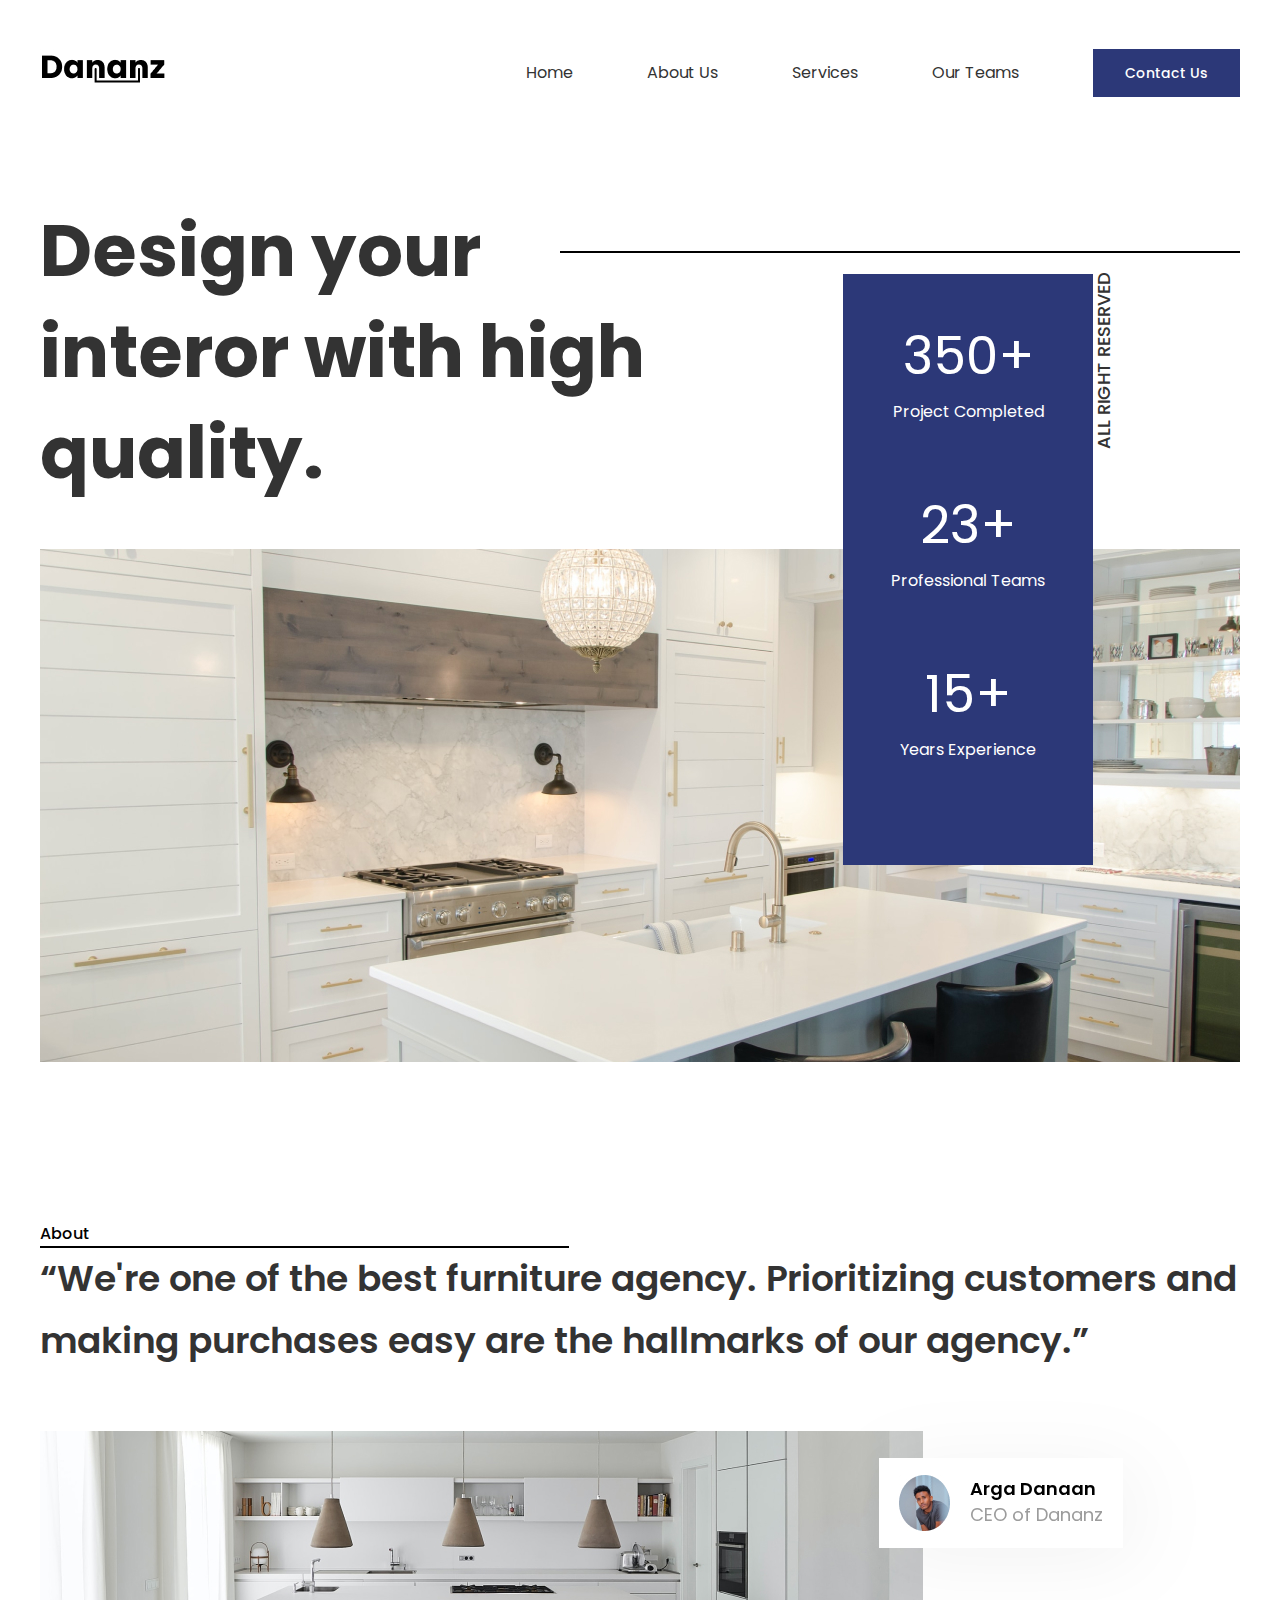
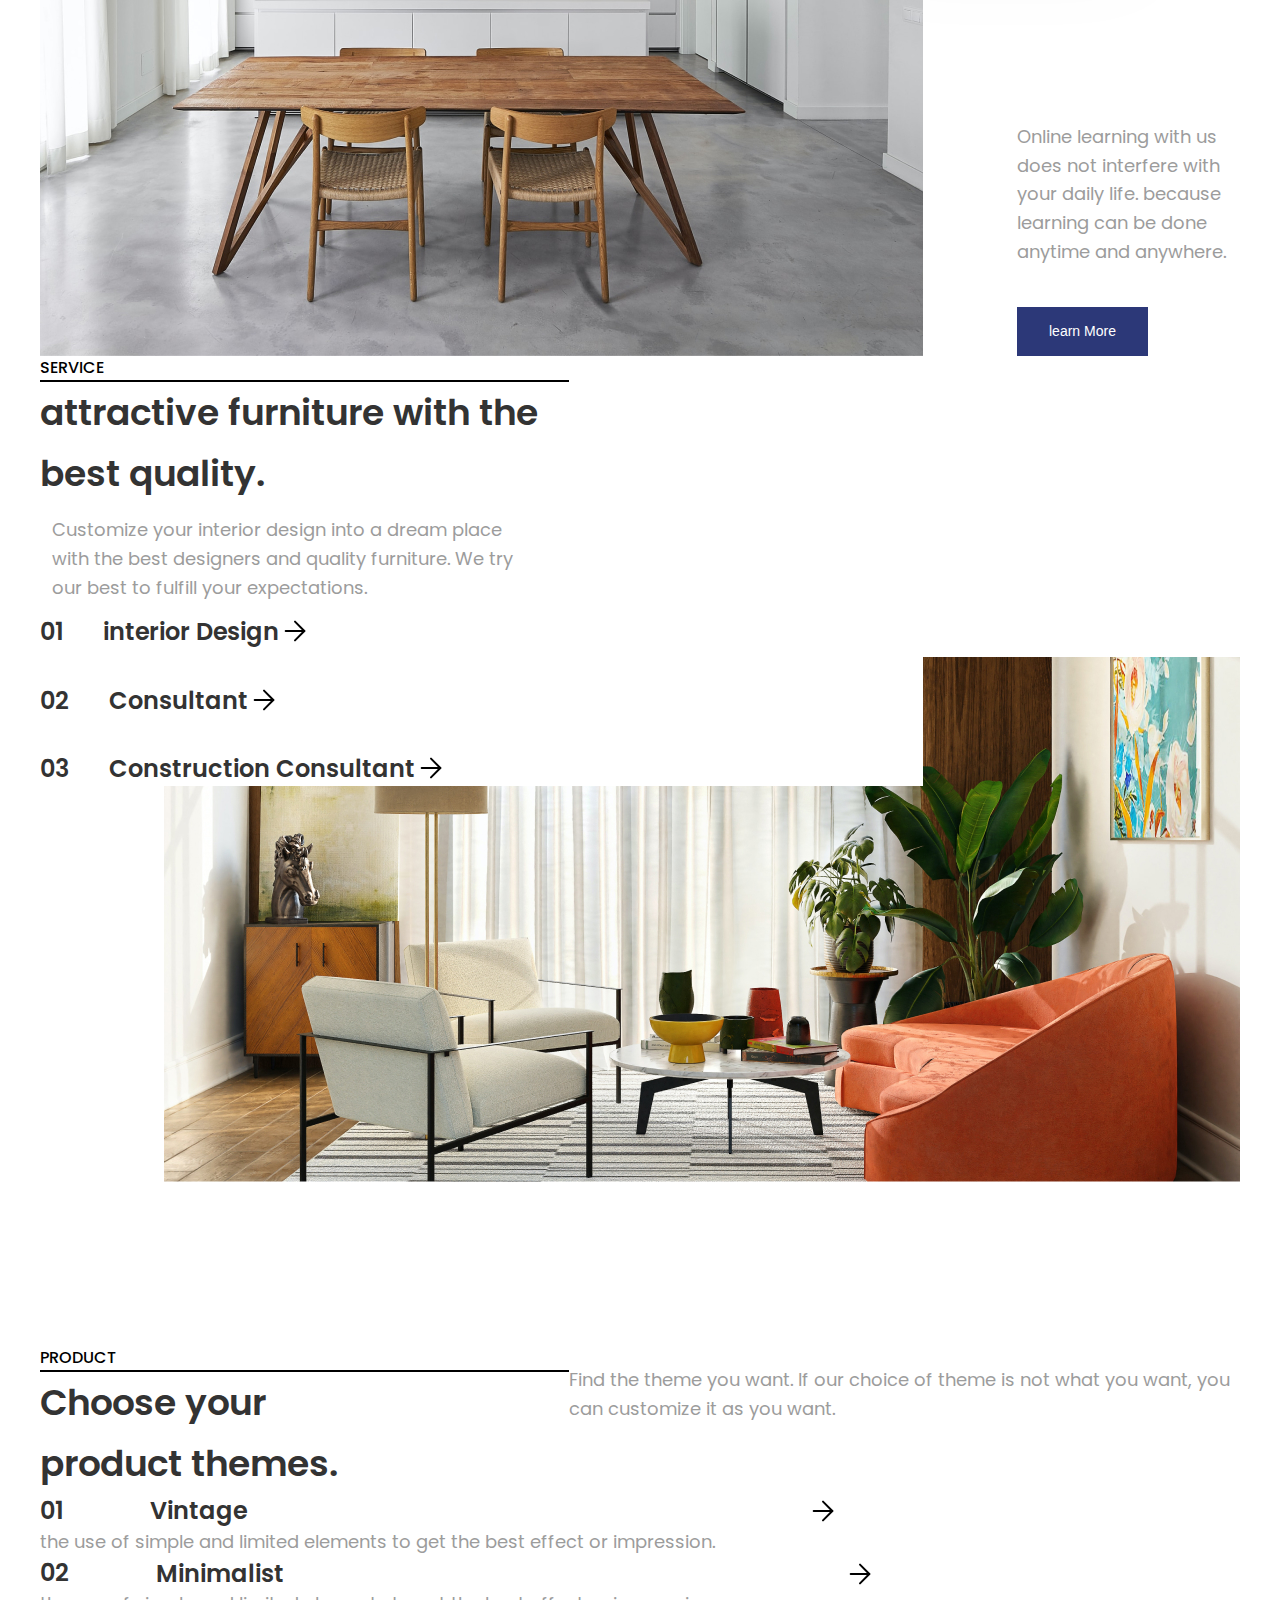
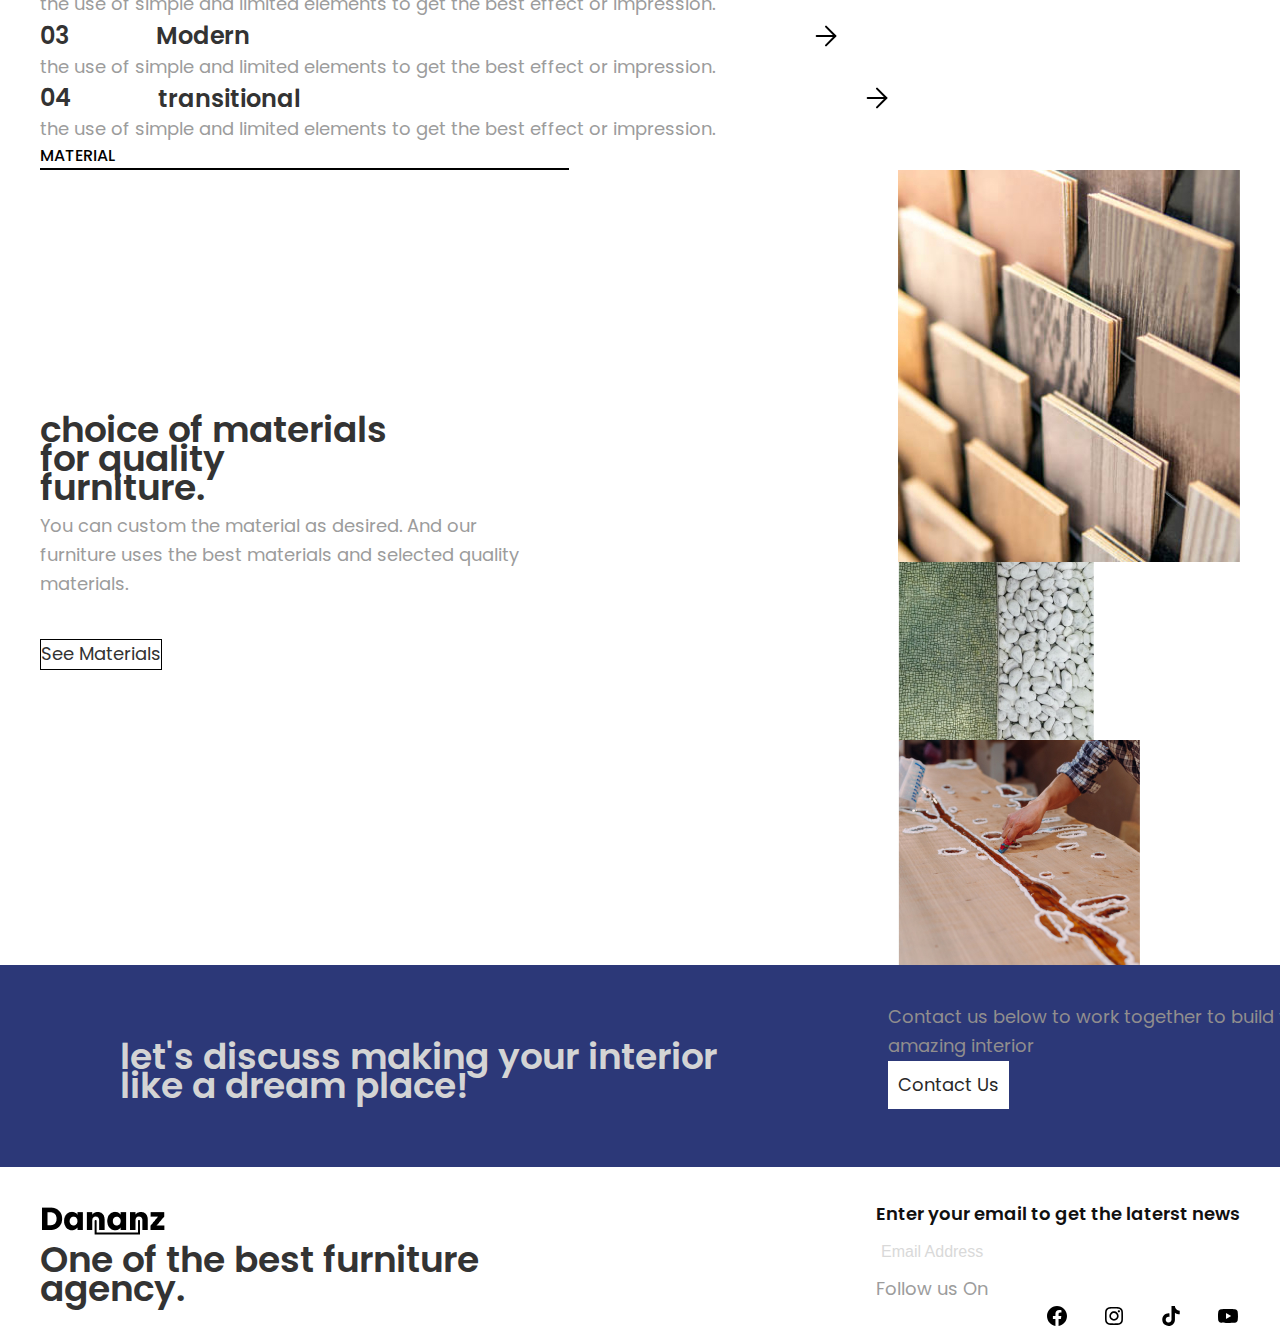
<file: index.html>
<!DOCTYPE html>
<html lang="en">

<head>
    <meta charset="UTF-8">
    <meta http-equiv="X-UA-Compatible" content="IE=edge">
    <meta name="viewport" content="width=device-width, initial-scale=1.0">
    <title>Document</title>

    <link rel="preconnect" href="https://fonts.googleapis.com">
    <link rel="preconnect" href="https://fonts.gstatic.com" crossorigin>
    <link href="https://fonts.googleapis.com/css2?family=Poppins:wght@400;500;600;700&display=swap" rel="stylesheet">

    <link rel="stylesheet" href="style.css">
</head>

<body>

    <header class="header">
        <div class="container header__container">
            <a href="" class="main-logo">
                <img src="Group 1000004360.jpg" alt="">

                <nav>
                    <ul class="header-nav">
                        <li class="header-nav__item">
                            <a href="" class="header-nav__link">Home</a>
                        </li>
                        <li class="header-nav__item">
                            <a href="" class="header-nav__link">About Us</a>
                        </li>
                        <li class="header-nav__item">
                            <a href="sevice.html" class="header-nav__link">Services</a>
                        </li>
                        <li class="header-nav__item">
                            <a href="" class="header-nav__link">Our Teams</a>
                        </li>
                        <li class="header-nav__item">
                            <a href="" class="header-nav__btn">Contact Us</a>
                        </li>
                    </ul>
                </nav>

        </div>
    </header>


    <section class="home-hero">
        <div class="container">
            <div class="home-hero__text-block">
                <h1 class="home-hero__title">
                    Design your interor with high quality.
                </h1>

                <div class="home-hero__text-rotate">
                    <div>2022</div>
                    <div>ALL RIGHT RESERVED</div>
                </div>
            </div>

            <div class="home-hero__photo-block">

                <div class="counter-experience">

                    <div class="counter-experience-item">
                        <div class="counter-experience-item__number">
                            350+
                        </div>
                        <p class="counter-experience-item__text">
                            Project Completed
                        </p>
                    </div>
                    <div class="counter-experience-item">
                        <div class="counter-experience-item__number">
                            23+
                        </div>
                        <p class="counter-experience-item__text">
                            Professional Teams
                        </p>
                    </div>
                    <div class="counter-experience-item">
                        <div class="counter-experience-item__number">
                            15+
                        </div>
                        <p class="counter-experience-item__text">
                            Years Experience
                        </p>
                    </div>

                </div>

            </div>
        </div>
    </section>
    <section class="section-about">
        <div class="container">
            <div class="name-section">

                <div class="name-section__text">About</div>
                <div class="name-section__line"></div>
            </div>
            <h2 class="main-title section-about__main-title"> “We're one of the best furniture agency. Prioritizing
                customers and making purchases
                easy are the hallmarks of our agency.”</h2>
            <div class="flex-wrapper">

                <div class="main-img">
                    <img src="foto 2'.jpg">
                    <div class="person-item">

                        <div class="person-item__photo ">
                            <img src="Ellipse 332.jpg">
                        </div>

                        <div class="person-item__text">
                            <div class="person-item__name">Arga Danaan</div>
                            <div class="person-item__job">CEO of Dananz</div>
                        </div>

                    </div>
                </div>

                <div class="abbriviated-block">


                    <div class="abbriviated-block__text">Online learning with us does not interfere with your daily
                        life.
                        because
                        learning
                        can be done anytime and anywhere.</div>

                    <button class="main-btn main-btn_primary">learn More</button>

                </div>

            </div>


        </div>

    </section>
    <section class="section-SERVICE">
        <div class="container">

            <div class="smail-list-section-SERVICE-box">
                <div class="smail-list__text">
                    <div class="name-section">
                        <div class="name-section__text">SERVICE</div>
                        <div class="name-section__line"></div>
                        <h2 class="main-titlesection-SERVICE__title">
                            attractive furniture with the best quality.</h2>
                        <p class="coose-translucent-text">
                            Customize your interior design into a dream place with the best designers and quality
                            furniture. We try
                            our best
                            to fulfill your expectations.

                        </p>
                    </div>
                </div>
                <ul class="Services-list">
                    <li class="Services-list-item">

                        <div class="Services-list-item-number">01</div>

                        <div class="Services-list-item-name">interior Design</div>
                        <a href="" class="arrow-right">
                            <img src="arrow-right.svg" alt="">
                        </a>

                    </li>

                    <li class="Services-list-item">

                        <div class="Services-list-item-number">02</div>

                        <div class="Services-list-item-name">Consultant</div>
                        <a href="" class="arrow-right">
                            <img src="arrow-right.svg" alt="">
                        </a>

                    </li>
                    <li class="Services-list-item">

                        <div class="Services-list-item-number">03</div>

                        <div class="Services-list-item-name">Construction Consultant</div>
                        <a href="" class="arrow-right">
                            <img src="arrow-right.svg" alt="">
                        </a>

                    </li>








            </div>

            <div class="section-SERVICE__img-reletive">
                <img src="foto 3.jpg" alt="">
            </div>
        </div>


    </section>

    <section class="section-produkt">


        <div class="container">
            <div class="flex-wrapper section-produkt__flex-wrapper">
                <div class="wrapper">
                    <div class="name-section">

                        <div class="name-section__text">PRODUCT</div>
                        <div class="name-section__line"></div>
                    </div>
                    <h2 class="main-title  section-produkt__main-title">
                        Choose your
                        product themes.



                    </h2>
                </div>
                <p class="coose-translucent-textradom">
                    Find the theme you want. If our choice of theme is not what you want, you can customize it as you
                    want.

                </p>
            </div>

            <ul class="produkt-list">
                <li class="produkt-list__item">
                    <div class="produkt-list__item-number">01</div>
                    <div class="produkt-list__item-text">Vintage</div>
                    <a href="" class="produkt-list__item-btn">
                        <img src="arrow-right.svg" alt="">
                </li>
                <p class="produkt-list__desc-text"> </a></p>
                the use of simple and limited elements to get the best effect or impression.
                </p>

                <ul class="produkt-list">
                    <li class="produkt-list__item">
                        <div class="produkt-list__item-number">02</div>
                        <div class="produkt-list__item-text">Minimalist</div>
                        <a href="" class="produkt-list__item-btn">
                            <img src="arrow-right.svg" alt="">
                    </li>
                    <p class="produkt-list__desc-text"></a></p>
                    the use of simple and limited elements to get the best effect or impression.
                    </p>

                    <ul class="produkt-list">
                        <li class="produkt-list__item">
                            <div class="produkt-list__item-number">03</div>
                            <div class="produkt-list__item-text">Modern</div>
                            <a href="" class="produkt-list__item-btn">
                                <img src="arrow-right.svg" alt="">
                        </li>
                        </a>
                        <p class="produkt-list__desc-text"></p>
                        the use of simple and limited elements to get the best effect or impression.
                        </p>
                        <ul class="produkt-list">
                            <li class="produkt-list__item">
                                <div class="produkt-list__item-number">04</div>
                                <div class="produkt-list__item-text">transitional</div>
                                <a href="" class="produkt-list__item-btn">
                                    <img src="arrow-right.svg" alt="">
                            </li>
                            </a>
                            <p class="produkt-list__desc-text"></p>
                            the use of simple and limited elements to get the best effect or impression.
                            </p>


                        </ul>
    </section>
    <section class=" section-material">
        <div class="container ">

            <div class="name-section">
                <div class="name-section__text">MATERIAL</div>
                <div class="name-section__line"></div>

            </div>
            <div class="flex-wrapper">
                <div>
                    <h2 class="section-material__main-taitel">
                        choice of materials for quality furniture.</h2>
                    <p class="section-material-text">
                        You can custom the material as desired. And our furniture uses the best materials and selected
                        quality
                        materials.</p>
                    <a href="" class="section-material__btn">See Materials</a>
                    <div class="section-material__ottoblock"></div>
                </div>


                <div>
                    <img src="image 2.jpg" alt="" class="footer-foto">
                    <img src="unsplash_WItJTJsW97w.jpg" alt="" class="footer-foto">
                    <img src="unsplash_Q3stHYxwJWM.jpg" alt="" class="footer-foto">

                </div>
            </div>
    </section>
    <section class="section-libreri">
        <div class="container flex-wrapper">
            <div class="section-libreri-title">
                let's discuss making your interior like a dream place!
            </div>
            <div class="section-libreri__contact-block">
                <div class="section-libreri-text">Contact us below to work together to build your amazing interior</div>
                <a href="" class="section-libreri__btn">Contact Us</a>
            </div>
        </div>
    </section>

    <footer class="footer-logo">
        <div class="container footer-container flex-wrapper">
            <div class="footer__text">
                <a class="main-logo">
                    <img src="Group 1000004360.jpg" alt="">
                </a>
                <div class="footer-text-089">One of the best furniture agency.</div>
                <div class="footer__contacst"></div>
            </div>




            <div class="footer__contacts">

                <form class="footer-form">
                    <label for="">Enter your email to get the laterst news</label>
                    <input type="" placeholder="Email Address">
                </form>

                <div class="footer-img">Follow us On</div>
                <ul class="section-list">

                    <li class="section-list__item">
                        <a href="section-list__link">
                            <img src="Group 1000004403.svg" alt="">
                        </a>
                    </li>


                    </a>
                    </li>

                </ul>
            </div>
        </div>
    </footer>
</body>

</html>
</file>
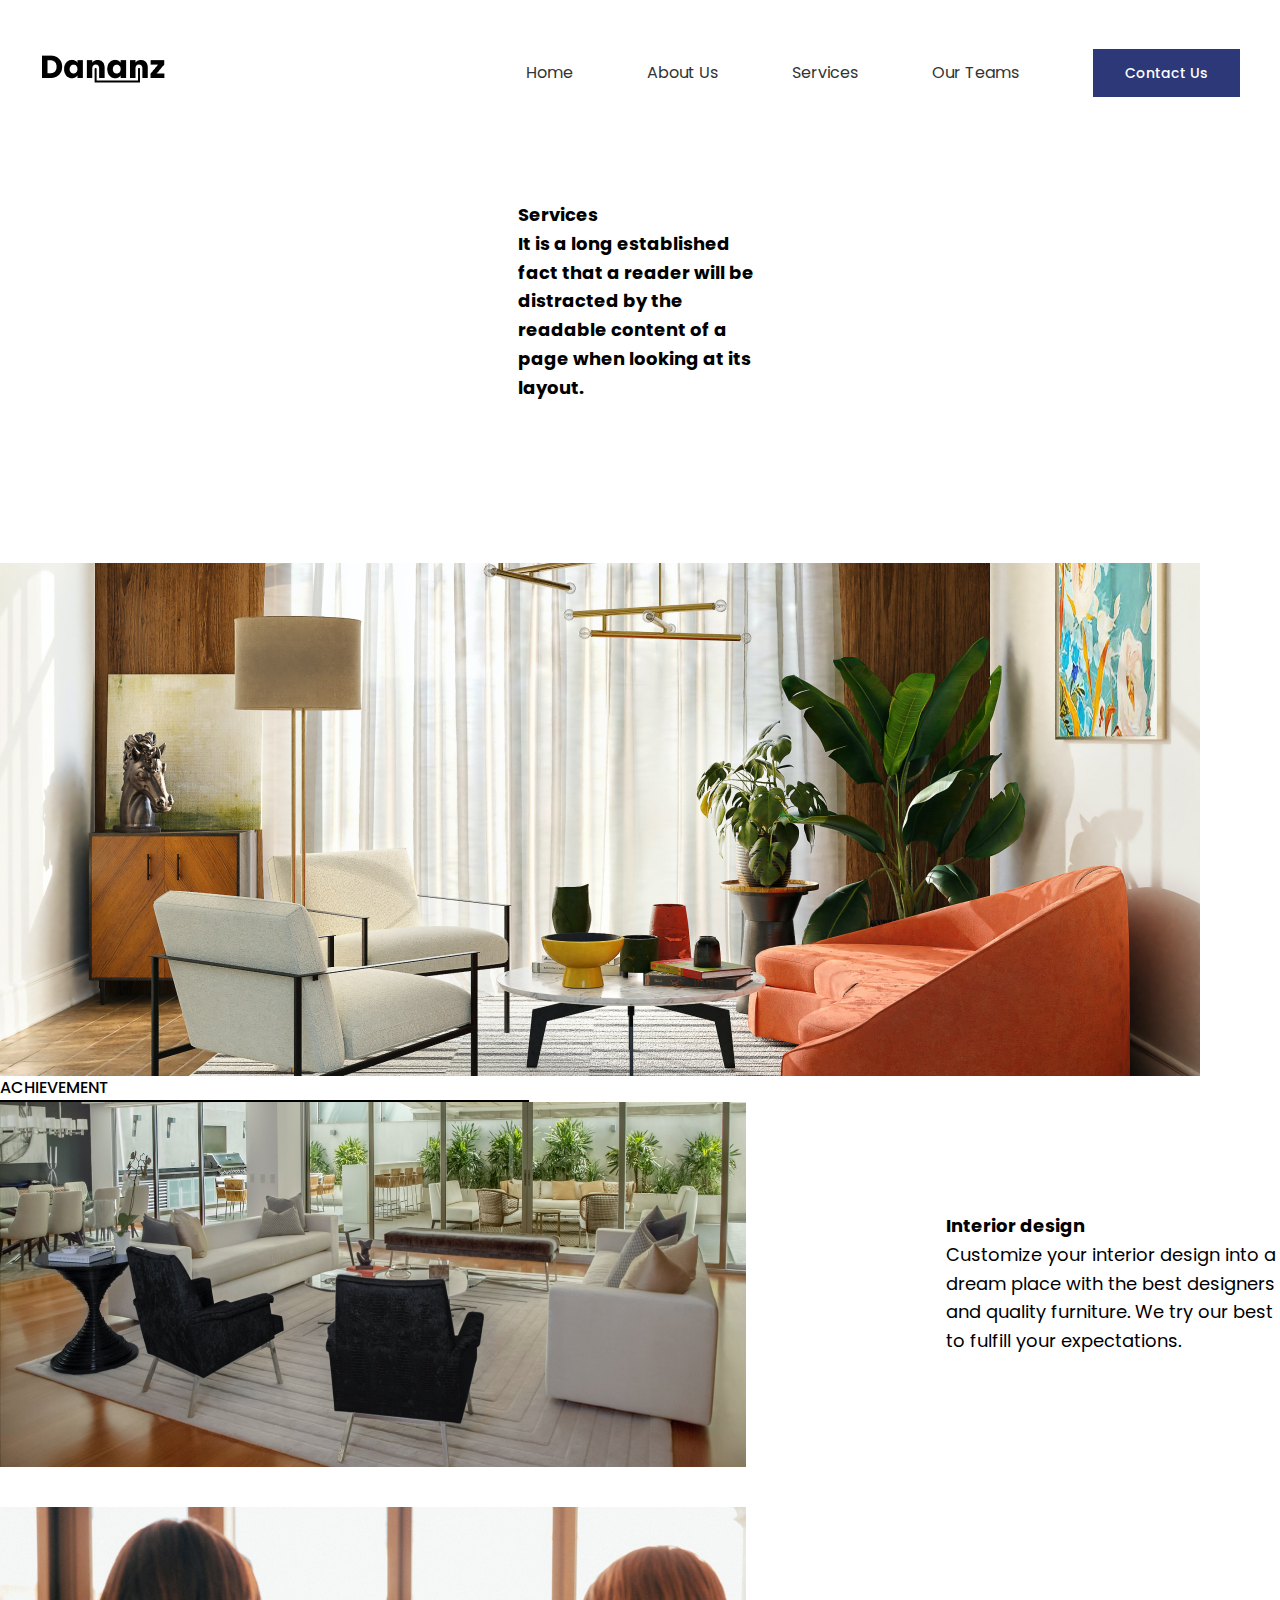
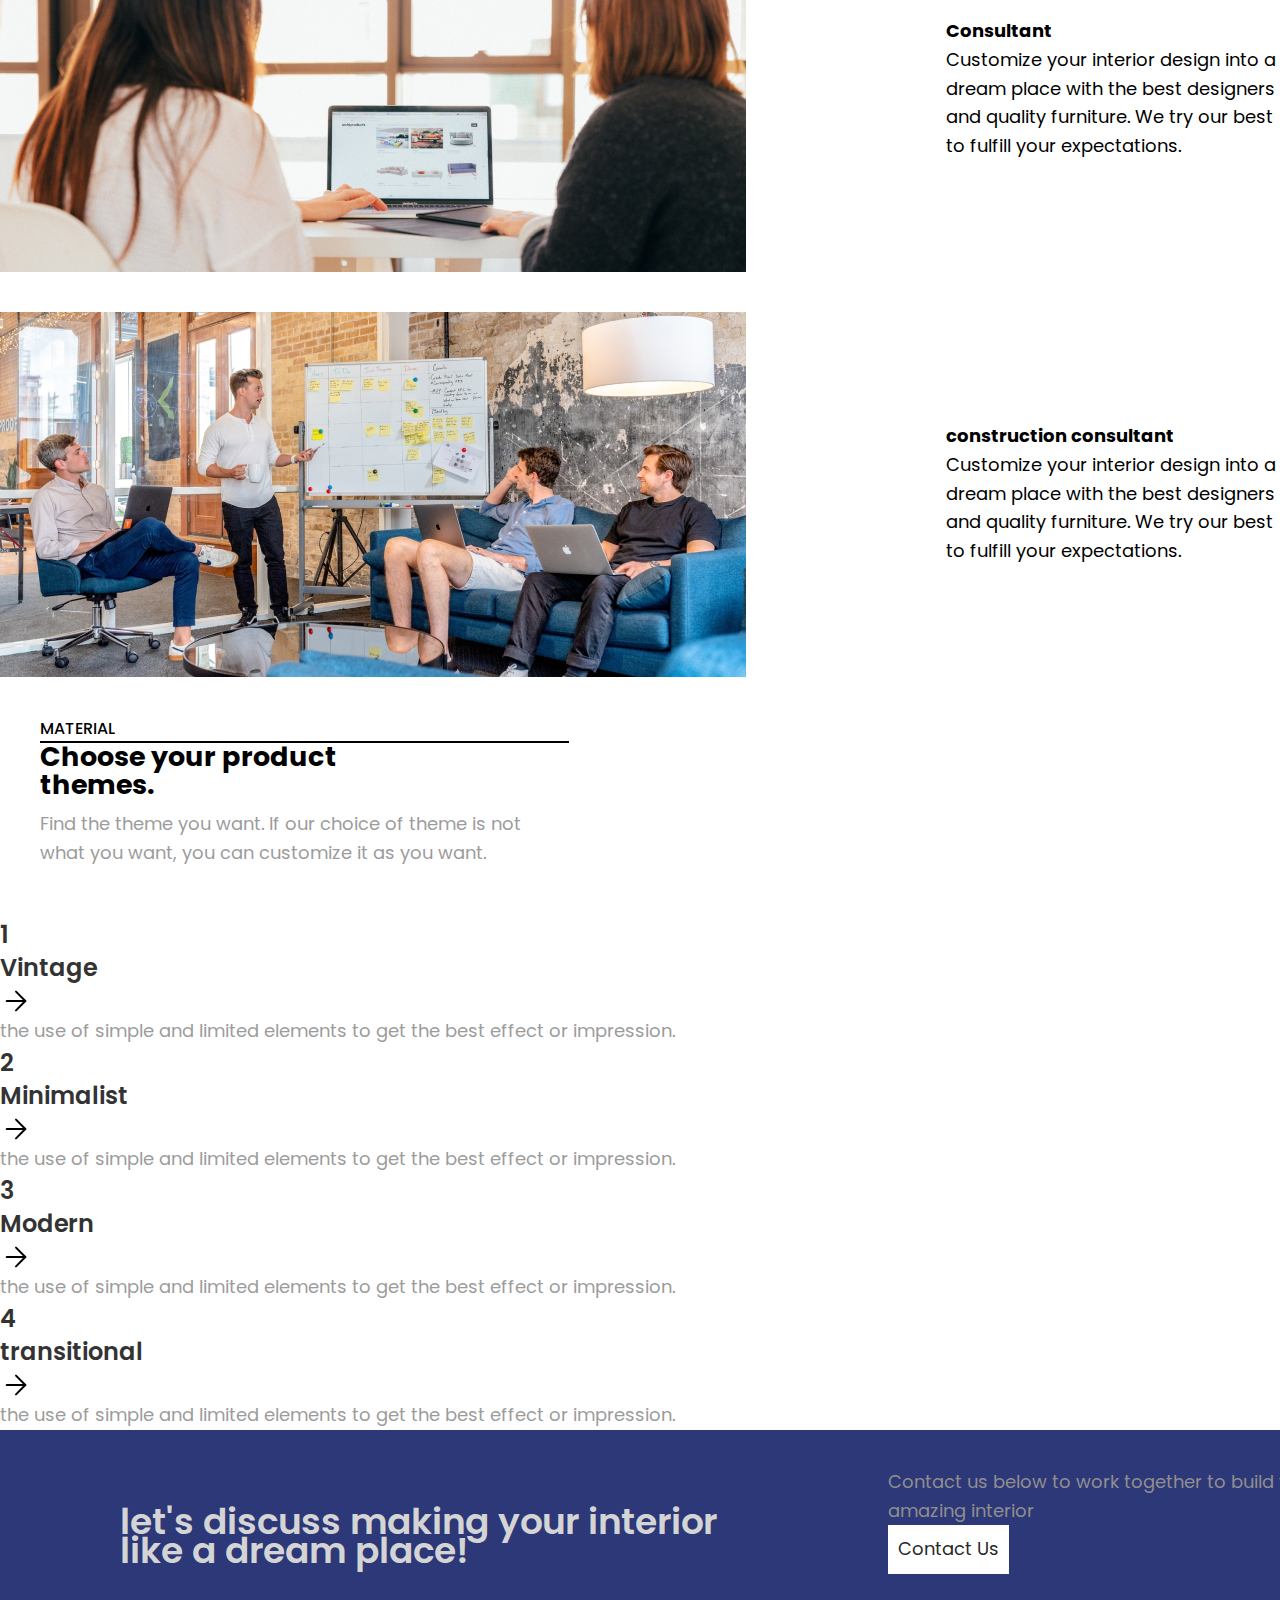
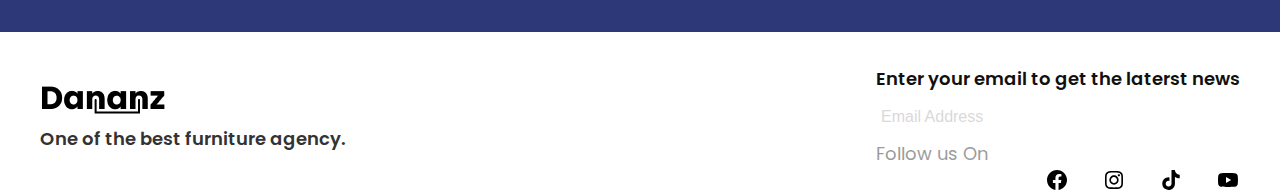
<file: sevice.html>
<!DOCTYPE html>
<html lang="en">

<head>
    <meta charset="UTF-8">
    <meta http-equiv="X-UA-Compatible" content="IE=edge">
    <meta name="viewport" content="width=device-width, initial-scale=1.0">
    <title>Document</title>

    <link rel="preconnect" href="https://fonts.googleapis.com">
    <link rel="preconnect" href="https://fonts.gstatic.com" crossorigin>
    <link href="https://fonts.googleapis.com/css2?family=Poppins:wght@400;500;600;700&display=swap" rel="stylesheet">

    <link rel="stylesheet" href="style3.css">
</head>

<body>
    <header class="header">
        <div class="container header__container">
            <a href="" class="main-logo">
                <img src="Group 1000004360.jpg" alt="">

                <nav>
                    <ul class="header-nav">
                        <li class="header-nav__item">
                            <a href="index.html" class="header-nav__link">Home</a>
                        </li>
                        <li class="header-nav__item">
                            <a href="" class="header-nav__link">About Us</a>
                        </li>
                        <li class="header-nav__item">
                            <a href="" class="header-nav__link">Services</a>
                        </li>
                        <li class="header-nav__item">
                            <a href="" class="header-nav__link">Our Teams</a>
                        </li>
                        <li class="header-nav__item">
                            <a href="" class="header-nav__btn">Contact Us</a>
                        </li>
                    </ul>
                </nav>

    </header>
    <section class="home-hero">
        <div class="container">
            <div class="home-hero__text-block">

                <div class="home-hero__text-block">Services</div>
                <div class="text">It is a long established fact that a reader will be distracted by the readable content
                    of a page when looking at its layout.</div>
            </div>
        </div>
    </section>
    <div>
        <img src="unsplash_vPKNB_gc23Q.jpg" alt="" class="footer-foto">
    </div>
    <div class="name-section">

        <div class="name-section__text">ACHIEVEMENT</div>
        <div class="name-section__line"></div>

    </div>
    <div class="item">
      <div class="item-image">
        <img src="unsplash_mx4mSkK9zeo.jpg" alt="">
      </div>
      <div class="item-text">
        <h4 class="item-text-title">Interior design</h4>
        <p class="item-text-inner">Customize your interior design into a dream place with the best designers and quality furniture. We try our best to fulfill your expectations.</p>
      </div>
        </div>
        <div class="item">
            <div class="item-image">
              <img src="unsplash_7okkFhxrxNw.jpg" alt="">
            </div>
            <div class="item-text">
              <h4 class="item-text-title">Consultant</h4>
              <p class="item-text-inner">Customize your interior design into a dream place with the best designers and quality furniture. We try our best to fulfill your expectations.</p>
            </div>
              </div>

              <div class="item">
                <div class="item-image">
                  <img src="unsplash_wD1LRb9OeEo.jpg" alt="">
                </div>
                <div class="item-text">
                  <h4 class="item-text-title">construction consultant</h4>
                  <p class="item-text-inner">Customize your interior design into a dream place with the best designers and quality furniture. We try our best to fulfill your expectations.</p>
                </div>
                  </div>
        <section class="section-material">
            <div class="container ">

                <div class="name-section">
                    <div class="name-section__text">MATERIAL</div>
                    <div class="name-section__line"></div>

                    <h2 class="main-title-section-produkt__main-title">
                        Choose your product themes.
                    </h2>
                </div>
                <p class="coose-translucent-textradom">
                    Find the theme you want. If our choice of theme is not what you want, you can customize it as you
                    want.

                </p>
            </div>
            </div>
            <ul class="produkt-list">
            <li class="product-list__item">

                <div class="product-list__item-number">1</div>
                <div class="product-list__item-title">Vintage</div>
                <a class="product-list__item-arrow"><img src="arrow-right.svg" alt=""></a>
                <p class="produkt-list__desc-text"> </a></p>
                the use of simple and limited elements to get the best effect or impression.
                </p>
            </li>
        
        
        
            <li class="product-list__item__flex-wraper">
        
                <div class="product-list__item-number">2</div>
                <div class="product-list__item-title">Minimalist</div>
                <a class="product-list__item-arrow"><img src="arrow-right.svg" alt=""></a>
                <p class="produkt-list__desc-text"> </a></p>
                the use of simple and limited elements to get the best effect or impression.
                </p>
            </li>
            
            <li class="product-list__item">
        
                <div class="product-list__item-number">3</div>
                <div class="product-list__item-title">Modern</div>
                <a class="product-list__item-arrow"><img src="arrow-right.svg" alt=""></a>
                <p class="produkt-list__desc-text"> </a></p>
                the use of simple and limited elements to get the best effect or impression.
                </p>
            </li>
            <li class="product-list__item">
        
                <div class="product-list__item-number">4</div>
                <div class="product-list__item-title">transitional</div>
                <a class="product-list__item-arrow"><img src="arrow-right.svg" alt=""></a>
                <p class="produkt-list__desc-text"> </a></p>
                the use of simple and limited elements to get the best effect or impression.
                </p>
            </li>
            
        </section>
    </div>




    </section>
    <section class="section-libreri">
        <div class="container flex-wrapper">
            <div class="section-libreri-title">
                let's discuss making your interior like a dream place!
            </div>
            <div class="section-libreri__contact-block">
                <div class="section-libreri-text">Contact us below to work together to build your
                    amazing interior</div>
                <a href="" class="section-libreri__btn">Contact Us</a>
            </div>
        </div>
    </section>

    <footer class="footer-logo">
        <div class="container footer-container flex-wrapper">
            <div class="footer__text">
                <a class="main-logo">
                    <img src="Group 1000004360.jpg" alt="">
                </a>
                <div class="footer-text-089">One of the best furniture agency.</div>
                <div class="footer__contacst"></div>
            </div>



            <div class="footer__contacts">

                <form class="footer-form">
                    <label for="">Enter your email to get the laterst news</label>
                    <input type="" placeholder="Email Address">
                </form>

                <div class="footer-img">Follow us On</div>
                <ul class="section-list">

                    <li class="section-list__item">
                        <a href="section-list__link">
                            <img src="Group 1000004403.svg" alt="">
                        </a>
                    </li>



                </ul>
            </div>
        </div>
    </footer>


</body>

</html>
</file>
<file: style.css>
* {
    margin: 0;
    padding: 0;
    box-sizing: border-box;
}


:root {
    --primary: #2C3878;
}

img {
    max-width: 100%;
    display: block;
}


body {
    font-family: 'Poppins', sans-serif;
    font-weight: 400;
    font-size: 18px;
    line-height: 160%;
    color: #9C9C9C;
}


.container {
    max-width: 1230px;
    margin: 0 auto;
    padding: 0px 15px;
}

.header__container {
    display: flex;
    align-items: center;
    justify-content: space-between;
    padding-top: 40px;

}

.header-nav {
    display: flex;
    list-style: none;
}

.header-nav__item {
    margin-right: 74px;
}

.header-nav__item:last-child {
    margin-right: 0;
}

.header-nav__link {
    text-decoration: none;
    font-weight: 400;
    font-size: 16px;
    line-height: 160%;
    color: #333333;
    transition: color 0.5s;
}

.header-nav__link:hover {
    color: #000000;

}

.header-nav__btn {
    background: var(--primary);
    font-weight: 500;
    font-size: 14px;
    line-height: 150%;
    color: #FFFFFF;
    padding: 14px 32px;
    text-decoration: none;
}


.home-hero {
    padding-top: 97px;
    margin-bottom: 160px;
}

.home-hero__text-block {
    overflow: hidden;
    position: relative;
    margin-bottom: 46px;
    color: #000000;

}

.home-hero__title {
    font-weight: 700;
    font-size: 72px;
    line-height: 140%;
    color: #333333;
    max-width: 681px;
    position: relative;

}

.home-hero__title::after {
    content: '';
    position: absolute;
    top: 50px;
    left: 520px;
    width: 683px;
    height: 2px;
    background: #000000;
}

.home-hero__text-rotate {
    position: absolute;
    right: 0px;
    bottom: 0px;
    font-weight: 500;
    font-size: 18px;
    line-height: 150%;
    color: #333333;
    transform: rotate(-90deg);
    transform-origin: left top;

}


.home-hero__photo-block {
    position: relative;
    background-image: url('foto.jpg');
    background-size: cover;
    height: 513px;
}

.counter-experience {
    padding: 40px 48px 44px;
    background: var(--primary);
    position: absolute;
    right: 147px;
    ;
    bottom: 197px;
    max-width: 257px;
}

.counter-experience-item {
    font-weight: 400;
    color: #FFFFFF;
    margin-bottom: 57px;
    text-align: center;
}

.counter-experience-item header-nav__item:last-child {
    margin-bottom: 0px;
}


.counter-experience-item__number {
    font-size: 52px;
    line-height: 160%;
}

.counter-experience-item__text {
    font-size: 16px;
}

.name-section {
    width: 529px;

    left: 191px;
    top: 1225px;

}

/* .main-title {
    width: 1200px;
    height: 122px;
    left: 120px;
    top: 1257px;
    margin: 0;

    padding: 0;

    font-weight: 600;
    font-size: 36px;
    line-height: 170%;
    color: #1b1c1f;
}

.person-item__name {
    position: absolute;
    width: 123px;
    height: 25px;
    left: 1019px;
    top: 1485px;
    font-family: 'Poppins';
    font-style: normal;
    font-weight: 600;
    font-size: 18px;
    line-height: 140%;
}

.person-item__job {
    position: absolute;
    width: 133px;
    height: 29px;
    left: 1019px;
    top: 1508px;
    font-family: 'Poppins';
    font-style: normal;
    font-weight: 400;
    font-size: 18px;
    line-height: 160%;
    color: #393636;
}

.main__img {
    position: absolute;
    width: 51px;
    height: 56px;
    left: 948px;
    top: 1483px;
    background: url(Ellipse\ 332.jpg);
}

/* .main-_-title{ 
width: 78px;
height: 21px;
font-family: 'Poppins';
font-style: normal;
font-weight: 500;
font-size: 14px;
line-height: 150%;
color: #FFFFFF;
flex: none;
order: 0;
display: block;
flex-grow: 0;
position: absolute;
width: 142px;
height: 49px;
left: 1097px;
top: 1821px;
width: 78px;
height: 21px;
display: flex;
flex-direction: row;
align-items: flex-start;
padding: 14px 32px;
gap: 10px;


width: 142px;
height: 49px;
left: 1097px;
top: 1821px;

background: #2C3878;
background: #2C3878;
}





.main__title{
position: absolute;
width: 223px;
height: 145px;
left: 1097px;
top: 1636px;
font-family: 'Poppins';
font-style: normal;
font-weight: 400;
font-size: 18px;
line-height: 160%;
color: #a7a7a8;

} */
.main-title {
    font-weight: 600;
    font-size: 36px;
    line-height: 170%;
    color: #333333;

}



.section-about__main-title {
    margin-bottom: 60px;
}

.flex-wrapper {
    display: flex;
    justify-content: space-between;
    align-items: center;
}

.main-img {
    max-width: 883px;
    position: relative;
}

.person-item {
    position: absolute;
    top: 27px;
    right: -200px;
    filter: drop-shadow(10px 10px 40px rgba(0, 0, 0, 0.05));
    background: #FFFFFF;
    display: flex;
    align-items: center;
    padding: 17px 20px;
}

.person-item__photo {
    width: 51px;
    height: 56px;
    margin-right: 20px;
}





.person-item__name {
    font-weight: 600;
    font-size: 18px;
    line-height: 140%;
    color: #000000;
}

.person-item__job {
    font-size: 18px;
    line-height: 160%;
    color: #9C9C9C;
}

.abbriviated-block {
    max-width: 223px;
}

.abbriviated-block__text {
    font-weight: 400;
    font-size: 18px;
    line-height: 160%;
    color: #9C9C9C;
    margin-bottom: 40px;
}

.main-btn {
    padding: 14px 32px;
    font-weight: 500;
    font-size: 14px;
    line-height: 150%;
    cursor: pointer;
}

.main-btn_primary {
    background: var(--primary);
    border: #2C3878;
    color: #FFFFFF;
}


.name-section {
    width: 529px;
    left: 191px;
    top: 1225px;
    color: #000000;

}

.name-section__text {
    font-weight: 500;
    font-size: 16px;
    line-height: 150%;
    margin-right: 17px;
}


.name-section__line {
    width: 100%;
    height: 2px;
    max-width: 529px;
    background: #000000;
}

.main-titlesection-SERVICE__title {
    font-weight: 600;
    font-size: 36px;
    line-height: 170%;
    color: #333333;



}

.footer-foto-4 {
    width: 746px;
    height: 465px;
    background: url(unsplash_wD1LRb9OeEo.jpg);


}



.section-SERVICE {
    font-weight: 500;
    font-size: 16px;
    line-height: 150%;
}

.coose-translucent-text {
    width: 471px;
    height: 87px;
    left: 120px;
    top: 2253px;
    font-weight: 400;
    font-size: 18px;
    line-height: 160%;
    color: #9C9C9C;
    margin: 12px;
}

.Services-list-item-number {

    font-weight: 600;
    font-size: 24px;
    line-height: 140%;
    color: #333333;
    margin-right: 40px;
}

.Services-list-item-name {
    font-weight: 600;
    font-size: 24px;
    line-height: 140%;
    color: #333333;
}


.Services-list-item {
    display: flex;
    margin-bottom: 35px;
    color: #333333;
}

.smail-list-section-SERVICE-box {
    max-width: 883px;
    background-color: #FFFFFF;

}

.arrow-right {

    color: #2d2121 1px;
    ;

}



.section-SERVICE__img-reletive {
    max-width: 1076px;
    margin-left: auto;
    position: relative;
    top: -164px;
    z-index: -1;

}





/* /* .flex-wrapper-section-produkt__flex-wrapper  */

.section-produkt__main-title {
    max-width: 337px;
}

.radom {
    max-width: 473px;
}




.produkt-list__item-number {
    font-weight: 600;
    font-size: 24px;
    color: #333333;
    margin-right: 87px;
}

.produkt-list .produkt-list__item-text {
    font-weight: 600;
    font-size: 24px;
    line-height: 140%;
    color: #333333;
    margin-right: 560px;

}

.produkt-list__item {
    color: #333333;
    display: flex;
    align-items: center;
}

.coose-translucent-textradom {
    margin-bottom: 50px;



}

.section-material__main-taitel {
    max-width: 348px;
    margin-bottom: 10px;
    color: #333333;
    font-weight: 600;
    font-size: 36px;
}

.section-material-text {
    max-width: 497px;
    margin-bottom: 40px;
    font-weight: 400;
    font-size: 18px;


}

.section-material-text-main {
    display: flex;
    width: 473px;
    height: 87px;
    left: 847px;
    top: 200px;
}



.section-material__btn {
    display: inline-block;
    text-decoration: none;
    color: #333333;
    border: 1px solid #000000;
    background-color: #FFFFFF;
    position: absolute;
    padding: 0px;

}

.section-libreri {
    width: 1440px;
    padding: 38px 0px;
    background: var(--primary)
}


.section-libreri-title {
    padding: 38px 0px;
    color: #d4d4d4;
    max-width: 613px;
    font-size: 36px;
    font-weight: 600;
    height: 122px;
    left: 120px;
    top: 3421px;


}

.section-libreri__contact-block {
    max-width: 432px;
    margin-bottom: 20px;
}

.section-libreri-text {
    font-weight: 400;
    font-size: 18px;
    line-height: 160%;


    color: #918e8e;


}






.section-libreri__btn {
    display: inline-block;
    font-weight: 400;
    font-size: 18px;
    line-height: 160%;
    color: #292929;
    background: #FFFFFF;
    text-decoration: none;
    padding: 10px;
}






.section-material__ottoblock {
    margin-bottom: 120px;


}

.main-logo {
    margin-bottom: 10px;


}


.footer-text-089 {
    max-width: 481px;
    font-weight: 600;
    font-size: 36px;
    color: #333333;

}

.footer-form label {
    padding-top: 32px;
    display: flex;
    font-weight: 600;
    font-size: 18px;
    line-height: 170%;
    color: #111010;
}



.section-list {
    display: flex;
    list-style: none;
    justify-content: flex-end;
}

.footer-form input {
    position: relative;
    border: none;
    border-bottom: 0px solid#333333;
    padding: 15px 5px;
    display: flex;
}


.footer-form input::placeholder {
    font-weight: 400;
    font-size: 16px;
    line-height: 160%;
    color: #D9D9D9;

}

.footer-foto {
    display: flex;


}



@media screen and (max-width:1000px) {
    .main-img {
        margin-right: 20px;
    }

    .home-hero__title {
        max-width: 500px;
    }


}

.section-about .flex-wrapper {
    align-items: end;
}

@media screen and (max-width:900px) {
    .section-about .flex-wrapper {
        flex-direction: column;
        align-items: flex-start;
    }

    .abbriviated-block {
        max-width: 100%;
    }

    .section-about .main-img {
        margin-bottom: 20px;
    }

    .home-hero__title {
        max-width: 400px;
        font-size: 50px;

    }

    .home-hero__title::after {
        display: none;
    }

    .header-nav__item {
        margin-right: 30px;

    }

    .person-item {
        right: 0px;
    }

    .home-hero__text-rotate {
        font-size: 10px;
    }

    .counter-experience-item__number {
        font-size: 40px;
    }

}

@media screen and (max-width:760px) {
    .section-produkt__flex-wrapper {
        flex-direction: column;
        align-items: flex-start;
    }

    .section-produkt__main-title {
        margin-bottom: 25px;
    }

    .counter-experience {
        padding: 26px;
        right: 0px;
        bottom: 0px;
    }

    .counter-experience-item {
        margin-bottom: 20px;
    }

    .header-nav {
        display: none;
    }

    .section-produkt__main-title {
        font-size: 25px;
        max-width: 300%;
    }

    .main-title {
        font-size: 25px;
    }

    .produkt-list__item-number {
        font-size: 25px;
    }

    .produkt-list__item-text {
        font-size: 25px;
    }

    .home-hero__photo-block {
        height: 415px;
    }

    .home-hero {
        margin-bottom: 70px;
    }

    .section-about {
        margin-bottom: 70px;
    }

    .section-SERVICE__img-reletive {
        top: 0px;
    }

    .section-SERVICE {
        margin-bottom: 70px;
    }
}



@media screen and(max-width: 600px) {
    .person-item {
        padding: 10px;
    }

    .person-item__name {
        font-size: 14px;
    }

    .person-item__job {
        font-size: 14px;
    }

    .smail-list-section-SERVICE-box {
        margin-right: 0px;
    }

    .produkt-list__item-number {
        margin-right: 0px;
    }

    .produkt-list__list-btn {
        margin-left: 0px;
        ;
    }

    .produkt-list__flex-wrapper {
        justify-content: space-around;
    }

    .produkt-list__item-text {
        margin-left: 35px;
        max-width: 90%;
        font-weight: 400;
        font-size: 38px;
        line-height: 160%;
    }

    .section-primary__contact-block {
        max-width: 100%;
    }

    .flex-wrapper {
        flex-direction: column;
        justify-content: center;
        align-items: center;
    }

    .socilas-block {
        width: 100px;
    }

    .footer-socilas-block {
        margin-left: 0px auto;
        margin-bottom: 40px;
    }
}
</file>
<file: style3.css>
* {
    margin: 0;
    padding: 0;
    box-sizing: border-box;
}


:root {
    --primary: #2C3878;
}

img {

    display: block;
}


body {
    font-family: 'Poppins', sans-serif;
    font-weight: 400;
    font-size: 18px;
    line-height: 160%;
    color: #9C9C9C;
}


.container {
    max-width: 1230px;
    margin: 0 auto;
    padding: 0px 15px;
}

.header__container {
    display: flex;
    align-items: center;
    justify-content: space-between;
    padding-top: 40px;

}

.header-nav {
    display: flex;
    list-style: none;
}

.header-nav__item {
    margin-right: 74px;
}

.header-nav__item:last-child {
    margin-right: 0;
}

.header-nav__link {
    text-decoration: none;
    font-weight: 400;
    font-size: 16px;
    line-height: 160%;
    color: #333333;
    transition: color 0.5s;
}

.header-nav__link:hover {
    color: #000000;

}

.header-nav__btn {
    background: var(--primary);
    font-weight: 500;
    font-size: 14px;
    line-height: 150%;
    color: #FFFFFF;
    padding: 14px 32px;
    text-decoration: none;
}


.home-hero {
    padding-top: 97px;
    margin-bottom: 160px;

}

.home-hero__text-block {
    font-family: 'Poppins';
    font-style: normal;
    font-weight: 700;
    width: 245px;
    margin: 0 auto;
    color: #000000;

}

.home-hero__title {
    font-weight: 700;
    font-size: 72px;
    line-height: 140%;
    color: #333333;
    max-width: 681px;
    position: relative;

}

.home-hero__title::after {
    content: '';
    position: absolute;
    top: 50px;
    left: 520px;
    width: 683px;
    height: 2px;
    background: #000000;
}

.home-hero__text-rotate {
    position: absolute;
    right: 0px;
    bottom: 0px;
    font-weight: 500;
    font-size: 18px;
    line-height: 150%;
    color: #333333;
    transform: rotate(-90deg);
    transform-origin: left top;

}


.home-hero__photo-block {
    position: relative;
    background-image: url('foto.jpg');
    background-size: cover;
    height: 513px;
}

.counter-experience {
    padding: 40px 48px 44px;
    background: var(--primary);
    position: absolute;
    right: 147px;
    ;
    bottom: 197px;
    max-width: 257px;
}

.counter-experience-item {
    font-weight: 400;
    color: #FFFFFF;
    margin-bottom: 57px;
    text-align: center;
}

.counter-experience-item header-nav__item:last-child {
    margin-bottom: 0px;
}


.counter-experience-item__number {
    font-size: 52px;
    line-height: 160%;
}

.counter-experience-item__text {
    font-size: 16px;
}

.name-section {
    width: 1229px;



}

/* .main-title {
    width: 1200px;
    height: 122px;
    left: 120px;
    top: 1257px;
    margin: 0;

    padding: 0;

    font-weight: 600;
    font-size: 36px;
    line-height: 170%;
    color: #1b1c1f;
}

.person-item__name {
    position: absolute;
    width: 123px;
    height: 25px;
    left: 1019px;
    top: 1485px;
    font-family: 'Poppins';
    font-style: normal;
    font-weight: 600;
    font-size: 18px;
    line-height: 140%;
}

.person-item__job {
    position: absolute;
    width: 133px;
    height: 29px;
    left: 1019px;
    top: 1508px;
    font-family: 'Poppins';
    font-style: normal;
    font-weight: 400;
    font-size: 18px;
    line-height: 160%;
    color: #393636;
}

.main__img {
    position: absolute;
    width: 51px;
    height: 56px;
    left: 948px;
    top: 1483px;
    background: url(Ellipse\ 332.jpg);
}

/* .main-_-title{ 
width: 78px;
height: 21px;
font-family: 'Poppins';
font-style: normal;
font-weight: 500;
font-size: 14px;
line-height: 150%;
color: #FFFFFF;
flex: none;
order: 0;
display: block;
flex-grow: 0;
position: absolute;
width: 142px;
height: 49px;
left: 1097px;
top: 1821px;
width: 78px;
height: 21px;
display: flex;
flex-direction: row;
align-items: flex-start;
padding: 14px 32px;
gap: 10px;


width: 142px;
height: 49px;
left: 1097px;
top: 1821px;

background: #2C3878;
background: #2C3878;
}





.main__title{
position: absolute;
width: 223px;
height: 145px;
left: 1097px;
top: 1636px;
font-family: 'Poppins';
font-style: normal;
font-weight: 400;
font-size: 18px;
line-height: 160%;
color: #a7a7a8;

} */
.main-title {
    max-width: 497px;
    margin-bottom: 40px;
    font-weight: 400;
    font-size: 18px;
    margin: 0 auto;
    color: #333333;

}


.item {
    display: flex;
    justify-content: space-between;
    align-items: center;
    margin-bottom: 40px;
}

.item-text {
    max-width: 334px;
    font-family: 'Poppins';
    font-style: normal;
    font-weight: 400;
    font-size: 18px;
    line-height: 160%;
    color: #000000;

}

.flex-wrapper {
    display: flex;
    justify-content: space-between;
    align-items: center;
}

.main-img {
    max-width: 883px;
    position: relative;
}

.person-item {
    position: absolute;
    top: 27px;
    right: -200px;
    filter: drop-shadow(10px 10px 40px rgba(0, 0, 0, 0.05));
    background: #FFFFFF;
    display: flex;
    align-items: center;
    padding: 17px 20px;
}

.person-item__photo {
    width: 51px;
    height: 56px;
    margin-right: 20px;
}







.name-section__text {
    font-weight: 500;
    font-size: 16px;
    line-height: 150%;
    margin-right: 17px;
}


.name-section__line {
    width: 100%;
    height: 2px;
    max-width: 529px;
    background: #000000;
}

.main-titlesection-SERVICE__title {
    font-weight: 600;
    font-size: 36px;
    line-height: 170%;
    color: #333333;



}
.coose-translucent-textradom{
    max-width: 497px;
    margin-bottom: 23px;
}

.main-title-section-produkt__main-title{
    max-width: 348px;
    margin-bottom: 10px;
}
.footer-foto-4 {
    width: 746px;
    height: 465px;
    background: url(unsplash_wD1LRb9OeEo.jpg);


}



.section-SERVICE {
    font-weight: 500;
    font-size: 16px;
    line-height: 150%;
}

.coose-translucent-text {
    width: 471px;
    height: 87px;
    left: 120px;
    top: 2253px;
    font-weight: 400;
    font-size: 18px;
    line-height: 160%;
    color: #9C9C9C;
    margin: 12px;
}

.Services-list-item-number {

    font-weight: 600;
    font-size: 24px;
    line-height: 140%;
    color: #333333;
    margin-right: 40px;
}

.Services-list-item-name {
    font-weight: 600;
    font-size: 24px;
    line-height: 140%;
    color: #333333;
}


.Services-list-item {
    display: flex;
    margin-bottom: 35px;
    color: #333333;
}

.smail-list-section-SERVICE-box {
    max-width: 883px;
    background-color: #FFFFFF;

}

.arrow-right {

    color: #2d2121 1px;
    ;

}



.section-SERVICE__img-reletive {
    max-width: 1076px;
    margin-left: auto;
    position: relative;
    top: -164px;
    z-index: -1;

}





/* /* .flex-wrapper-section-produkt__flex-wrapper  */

.section-produkt__main-title {
    width: 337px;
    height: 122px;
    font-weight: 900;
}

.radom {
    max-width: 473px;
}



.product-list__item-number {
    font-weight: 600;
    font-size: 24px;
    line-height: 140%;
    color: #333333;
    margin-right: 87px;
}

.product-list__item-title {
    font-weight: 600;
    font-size: 24px;
    line-height: 140%;
    color: #333333;


}

.produkt-list__desc-text {
    margin-left: 120px;
    max-width: 460px;

}

.product-list__item-arrow {
    margin-left: auto;
}

.produkt-list__item__flex-wraper {
    color: #333333;
    display: flex;
    align-items: center;
    margin-bottom: 24px;

}


.coose-translucent-textradom {
    margin-bottom: 50px;



}

.section-material__main-taitel {
    max-width: 348px;
    margin-bottom: 10px;
    color: #333333;
    font-weight: 600;
    font-size: 36px;
}

.section-material-text {
    max-width: 497px;
    margin-bottom: 40px;
    font-weight: 400;
    font-size: 18px;


}

.section-material-text-main {
    display: flex;
    width: 473px;
    height: 87px;
    left: 847px;
    top: 200px;
}



.section-material__btn {
    display: inline-block;
    text-decoration: none;
    color: #333333;
    border: 1px solid #000000;
    background-color: #FFFFFF;
    position: absolute;
    padding: 0px;

}

.section-libreri {
    width: 1440px;
    padding: 38px 0px;
    background: var(--primary)
}


.section-libreri-title {
    padding: 38px 0px;
    color: #d4d4d4;
    max-width: 613px;
    font-size: 36px;
    font-weight: 600;
    height: 122px;
    left: 120px;
    top: 3421px;


}

.section-libreri__contact-block {
    max-width: 432px;
    margin-bottom: 20px;
}

.section-libreri-text {
    font-weight: 400;
    font-size: 18px;
    line-height: 160%;


    color: #918e8e;


}

.text {
    display: flex;
}





.section-libreri__btn {
    display: inline-block;
    font-weight: 400;
    font-size: 18px;
    line-height: 160%;
    color: #292929;
    background: #FFFFFF;
    text-decoration: none;
    padding: 10px;
}

.footer-foto-2 {
    width: 746px;


}

.footer-foto-3 {
    width: 746px;
}



.section-material__ottoblock {
    margin-bottom: 120px;


}

.main-logo {
    margin-bottom: 10px;


}


.footer-text-089 {
    max-width: 900px;
    font-weight: 600;
    color: #333333;


}

.footer-form label {
    padding-top: 32px;
    display: flex;
    font-weight: 600;
    font-size: 18px;
    line-height: 170%;
    color: #111010;
}



.section-list {
    display: flex;
    list-style: none;
    justify-content: flex-end;
}

.footer-form input {
    position: relative;
    border: none;
    border-bottom: 0px solid#333333;
    padding: 15px 5px;
    display: flex;
}


.footer-form input::placeholder {
    font-weight: 400;
    font-size: 16px;
    line-height: 160%;
    color: #D9D9D9;

}

.footer-foto {
    display: flex;


}




.name-section {
    width: 1229px;

    color: #000000;

}




@media screen and (max-width:1000px) {
    .main-img {
        margin-right: 20px;
    }

    .home-hero__title {
        max-width: 500px;
    }


}


@media screen and (max-width:900px) {
    .section-about .flex-wrapper {
        flex-direction: column;
        align-items: flex-start;
    }



}
</file>
